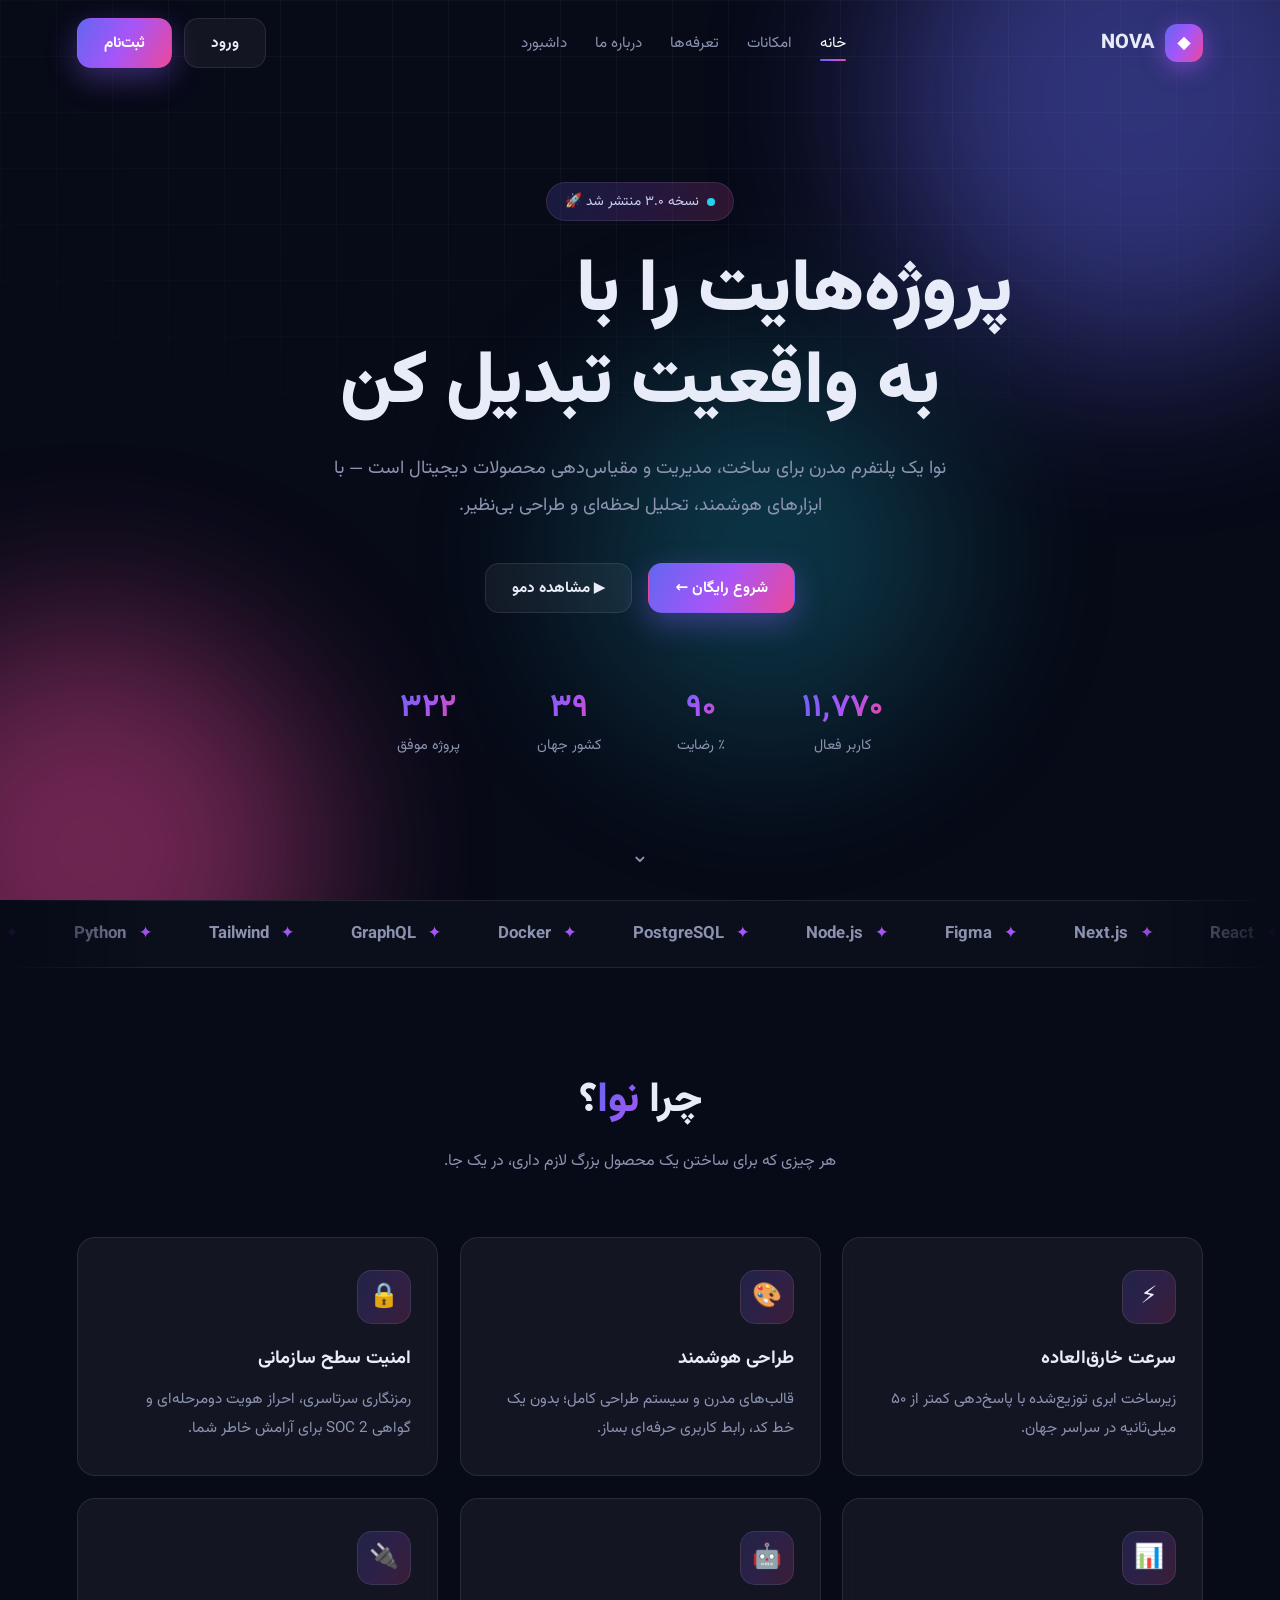
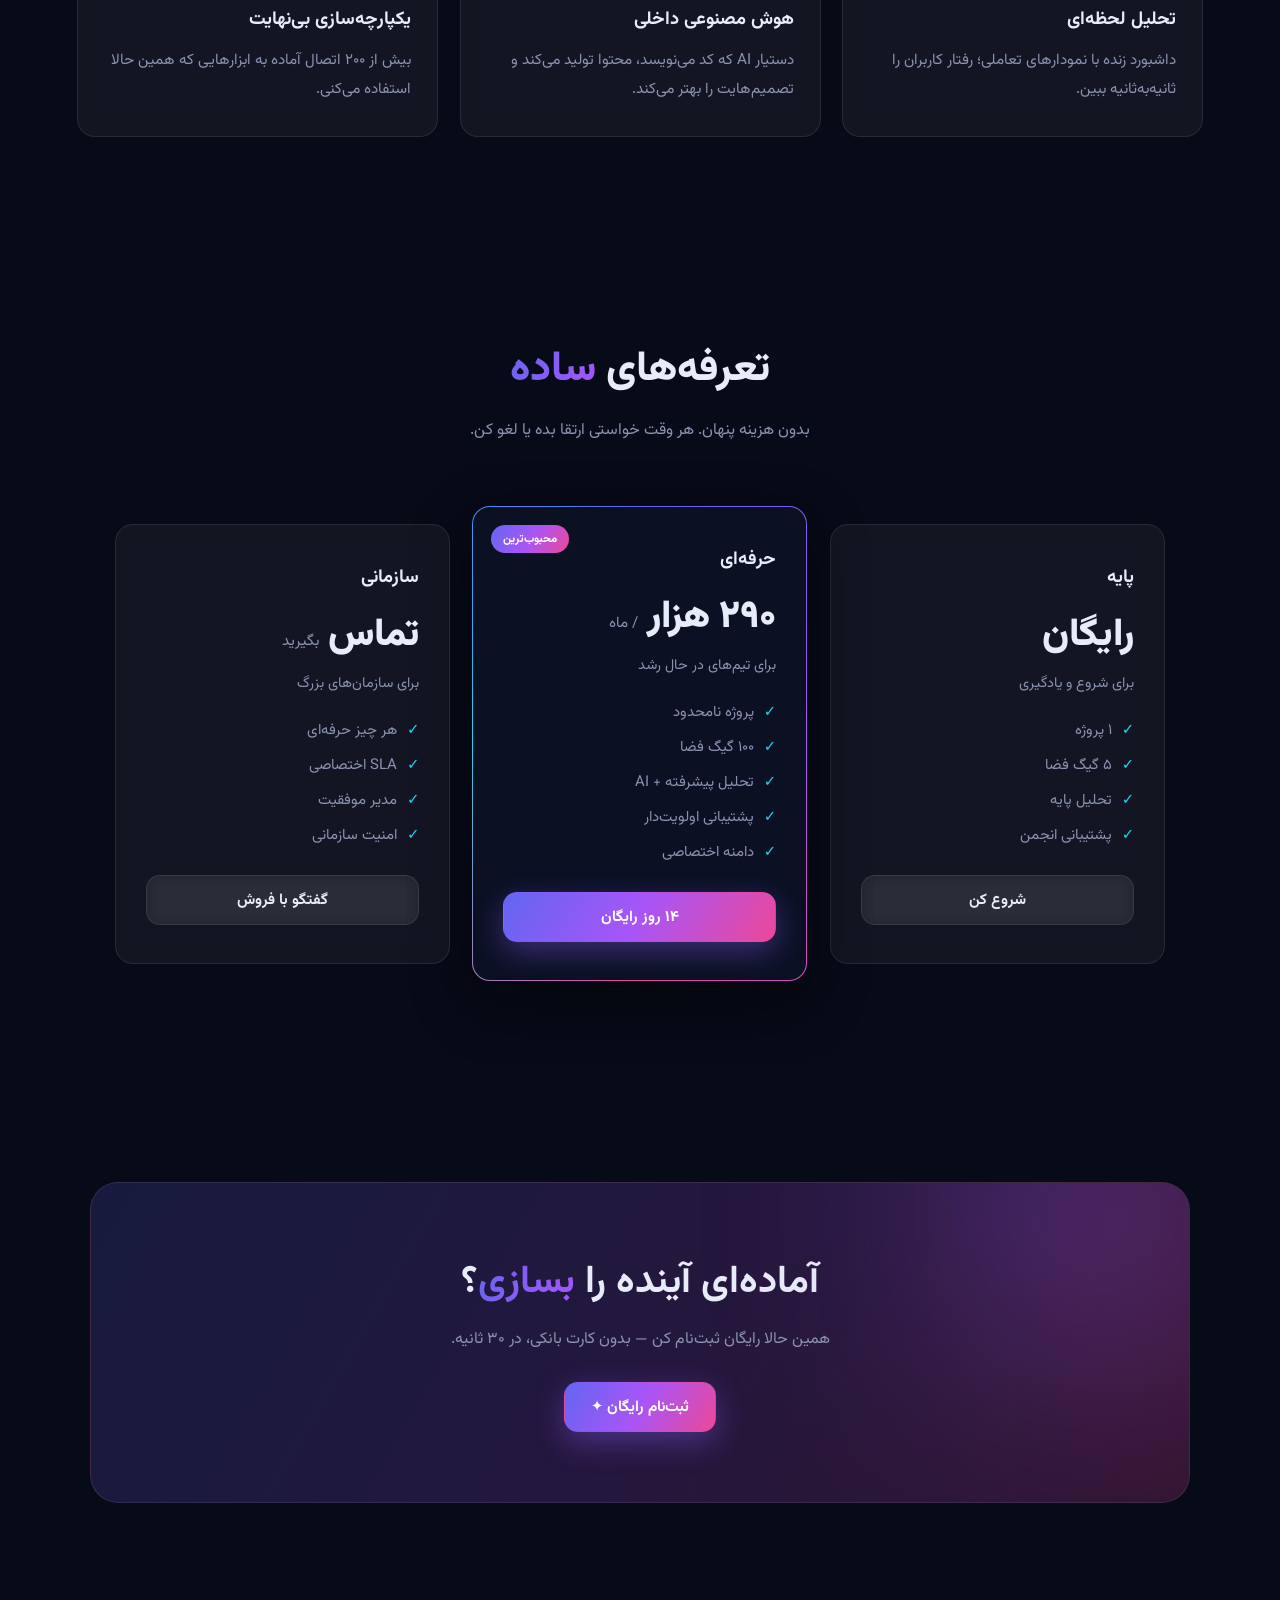
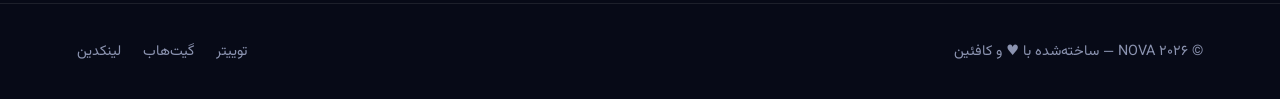
<file: index.html>
<!DOCTYPE html>
<html lang="fa" dir="rtl">
<head>
<meta charset="UTF-8">
<meta name="viewport" content="width=device-width, initial-scale=1.0">
<title>NOVA — طراحی آینده را بساز</title>
<link rel="preconnect" href="https://fonts.googleapis.com">
<link href="https://fonts.googleapis.com/css2?family=Vazirmatn:wght@400;600;700;800;900&display=swap" rel="stylesheet">
<link rel="stylesheet" href="css/style.css">
</head>
<body>

<div class="aurora"><span></span><span></span><span></span></div>
<div class="grid-overlay"></div>

<header class="nav">
  <a class="logo" href="index.html"><span class="mark">◆</span> NOVA</a>
  <nav class="nav-links">
    <a href="#home" class="active">خانه</a>
    <a href="#features">امکانات</a>
    <a href="#pricing">تعرفه‌ها</a>
    <a href="about.html">درباره ما</a>
    <a href="dashboard.html">داشبورد</a>
  </nav>
  <div class="nav-cta">
    <a href="login.html" class="btn btn-ghost">ورود</a>
    <a href="register.html" class="btn btn-grad">ثبت‌نام</a>
    <button class="burger" aria-label="منو">☰</button>
  </div>
</header>

<section class="hero" id="home">
  <div class="badge"><span class="dot"></span> نسخه ۳.۰ منتشر شد 🚀</div>
  <h1>پروژه‌هایت را با <span class="grad-text">سرعت نور</span><br>به واقعیت تبدیل کن</h1>
  <p>نوا یک پلتفرم مدرن برای ساخت، مدیریت و مقیاس‌دهی محصولات دیجیتال است — با ابزارهای هوشمند، تحلیل لحظه‌ای و طراحی بی‌نظیر.</p>
  <div class="hero-actions">
    <a href="register.html" class="btn btn-grad">شروع رایگان ←</a>
    <a href="#features" class="btn btn-ghost">▶ مشاهده دمو</a>
  </div>
  <div class="hero-stats">
    <div class="stat"><b data-count="12500">۰</b><span>کاربر فعال</span></div>
    <div class="stat"><b data-count="98">۰</b><span>٪ رضایت</span></div>
    <div class="stat"><b data-count="42">۰</b><span>کشور جهان</span></div>
    <div class="stat"><b data-count="350">۰</b><span>پروژه موفق</span></div>
  </div>
  <div class="scroll-hint">⌄</div>
</section>

<section class="marquee" aria-hidden="true">
  <div class="track">
    <b>React</b><b>Next.js</b><b>Figma</b><b>Node.js</b><b>PostgreSQL</b><b>Docker</b><b>GraphQL</b><b>Tailwind</b><b>Python</b><b>AWS</b>
    <b>React</b><b>Next.js</b><b>Figma</b><b>Node.js</b><b>PostgreSQL</b><b>Docker</b><b>GraphQL</b><b>Tailwind</b><b>Python</b><b>AWS</b>
  </div>
</section>

<section class="section" id="features">
  <div class="section-head reveal">
    <h2>چرا <span class="grad-text">نوا</span>؟</h2>
    <p>هر چیزی که برای ساختن یک محصول بزرگ لازم داری، در یک جا.</p>
  </div>
  <div class="features">
    <div class="card reveal"><div class="icon">⚡</div><h3>سرعت خارق‌العاده</h3><p>زیرساخت ابری توزیع‌شده با پاسخ‌دهی کمتر از ۵۰ میلی‌ثانیه در سراسر جهان.</p></div>
    <div class="card reveal"><div class="icon">🎨</div><h3>طراحی هوشمند</h3><p>قالب‌های مدرن و سیستم طراحی کامل؛ بدون یک خط کد، رابط کاربری حرفه‌ای بساز.</p></div>
    <div class="card reveal"><div class="icon">🔒</div><h3>امنیت سطح سازمانی</h3><p>رمزنگاری سرتاسری، احراز هویت دومرحله‌ای و گواهی SOC 2 برای آرامش خاطر شما.</p></div>
    <div class="card reveal"><div class="icon">📊</div><h3>تحلیل لحظه‌ای</h3><p>داشبورد زنده با نمودارهای تعاملی؛ رفتار کاربران را ثانیه‌به‌ثانیه ببین.</p></div>
    <div class="card reveal"><div class="icon">🤖</div><h3>هوش مصنوعی داخلی</h3><p>دستیار AI که کد می‌نویسد، محتوا تولید می‌کند و تصمیم‌هایت را بهتر می‌کند.</p></div>
    <div class="card reveal"><div class="icon">🔌</div><h3>یکپارچه‌سازی بی‌نهایت</h3><p>بیش از ۲۰۰ اتصال آماده به ابزارهایی که همین حالا استفاده می‌کنی.</p></div>
  </div>
</section>

<section class="section" id="pricing">
  <div class="section-head reveal">
    <h2>تعرفه‌های <span class="grad-text">ساده</span></h2>
    <p>بدون هزینه پنهان. هر وقت خواستی ارتقا بده یا لغو کن.</p>
  </div>
  <div class="plans">
    <div class="plan card reveal">
      <h3>پایه</h3>
      <div class="price">رایگان</div>
      <p style="color:var(--muted);font-size:.9rem">برای شروع و یادگیری</p>
      <ul><li>۱ پروژه</li><li>۵ گیگ فضا</li><li>تحلیل پایه</li><li>پشتیبانی انجمن</li></ul>
      <a href="register.html" class="btn btn-ghost btn-block">شروع کن</a>
    </div>
    <div class="plan card popular reveal">
      <span class="tag">محبوب‌ترین</span>
      <h3>حرفه‌ای</h3>
      <div class="price">۲۹۰ هزار <small>/ ماه</small></div>
      <p style="color:var(--muted);font-size:.9rem">برای تیم‌های در حال رشد</p>
      <ul><li>پروژه نامحدود</li><li>۱۰۰ گیگ فضا</li><li>تحلیل پیشرفته + AI</li><li>پشتیبانی اولویت‌دار</li><li>دامنه اختصاصی</li></ul>
      <a href="register.html" class="btn btn-grad btn-block">۱۴ روز رایگان</a>
    </div>
    <div class="plan card reveal">
      <h3>سازمانی</h3>
      <div class="price">تماس <small>بگیرید</small></div>
      <p style="color:var(--muted);font-size:.9rem">برای سازمان‌های بزرگ</p>
      <ul><li>هر چیز حرفه‌ای</li><li>SLA اختصاصی</li><li>مدیر موفقیت</li><li>امنیت سازمانی</li></ul>
      <a href="register.html" class="btn btn-ghost btn-block">گفتگو با فروش</a>
    </div>
  </div>
</section>

<section class="section">
  <div class="cta-band reveal">
    <h2>آماده‌ای آینده را <span class="grad-text">بسازی</span>؟</h2>
    <p>همین حالا رایگان ثبت‌نام کن — بدون کارت بانکی، در ۳۰ ثانیه.</p>
    <a href="register.html" class="btn btn-grad">ثبت‌نام رایگان ✦</a>
  </div>
</section>

<footer>
  <div>© ۲۰۲۶ NOVA — ساخته‌شده با ♥ و کافئین</div>
  <div style="display:flex;gap:22px"><a href="#">توییتر</a><a href="#">گیت‌هاب</a><a href="#">لینکدین</a></div>
</footer>

<script src="js/app.js"></script>
<script>
// Persian digits + count-up animation for hero stats
const fa = n => n.toLocaleString('fa-IR');
document.querySelectorAll('[data-count]').forEach(el => {
  const target = +el.dataset.count;
  const obs = new IntersectionObserver(es => {
    if (!es[0].isIntersecting) return;
    obs.disconnect();
    const t0 = performance.now(), dur = 1800;
    (function tick(t) {
      const p = Math.min((t - t0) / dur, 1);
      el.textContent = fa(Math.round(target * (1 - Math.pow(1 - p, 3))));
      if (p < 1) requestAnimationFrame(tick);
    })(t0);
  }, { threshold: .4 });
  obs.observe(el);
});
</script>
</body>
</html>
</file>
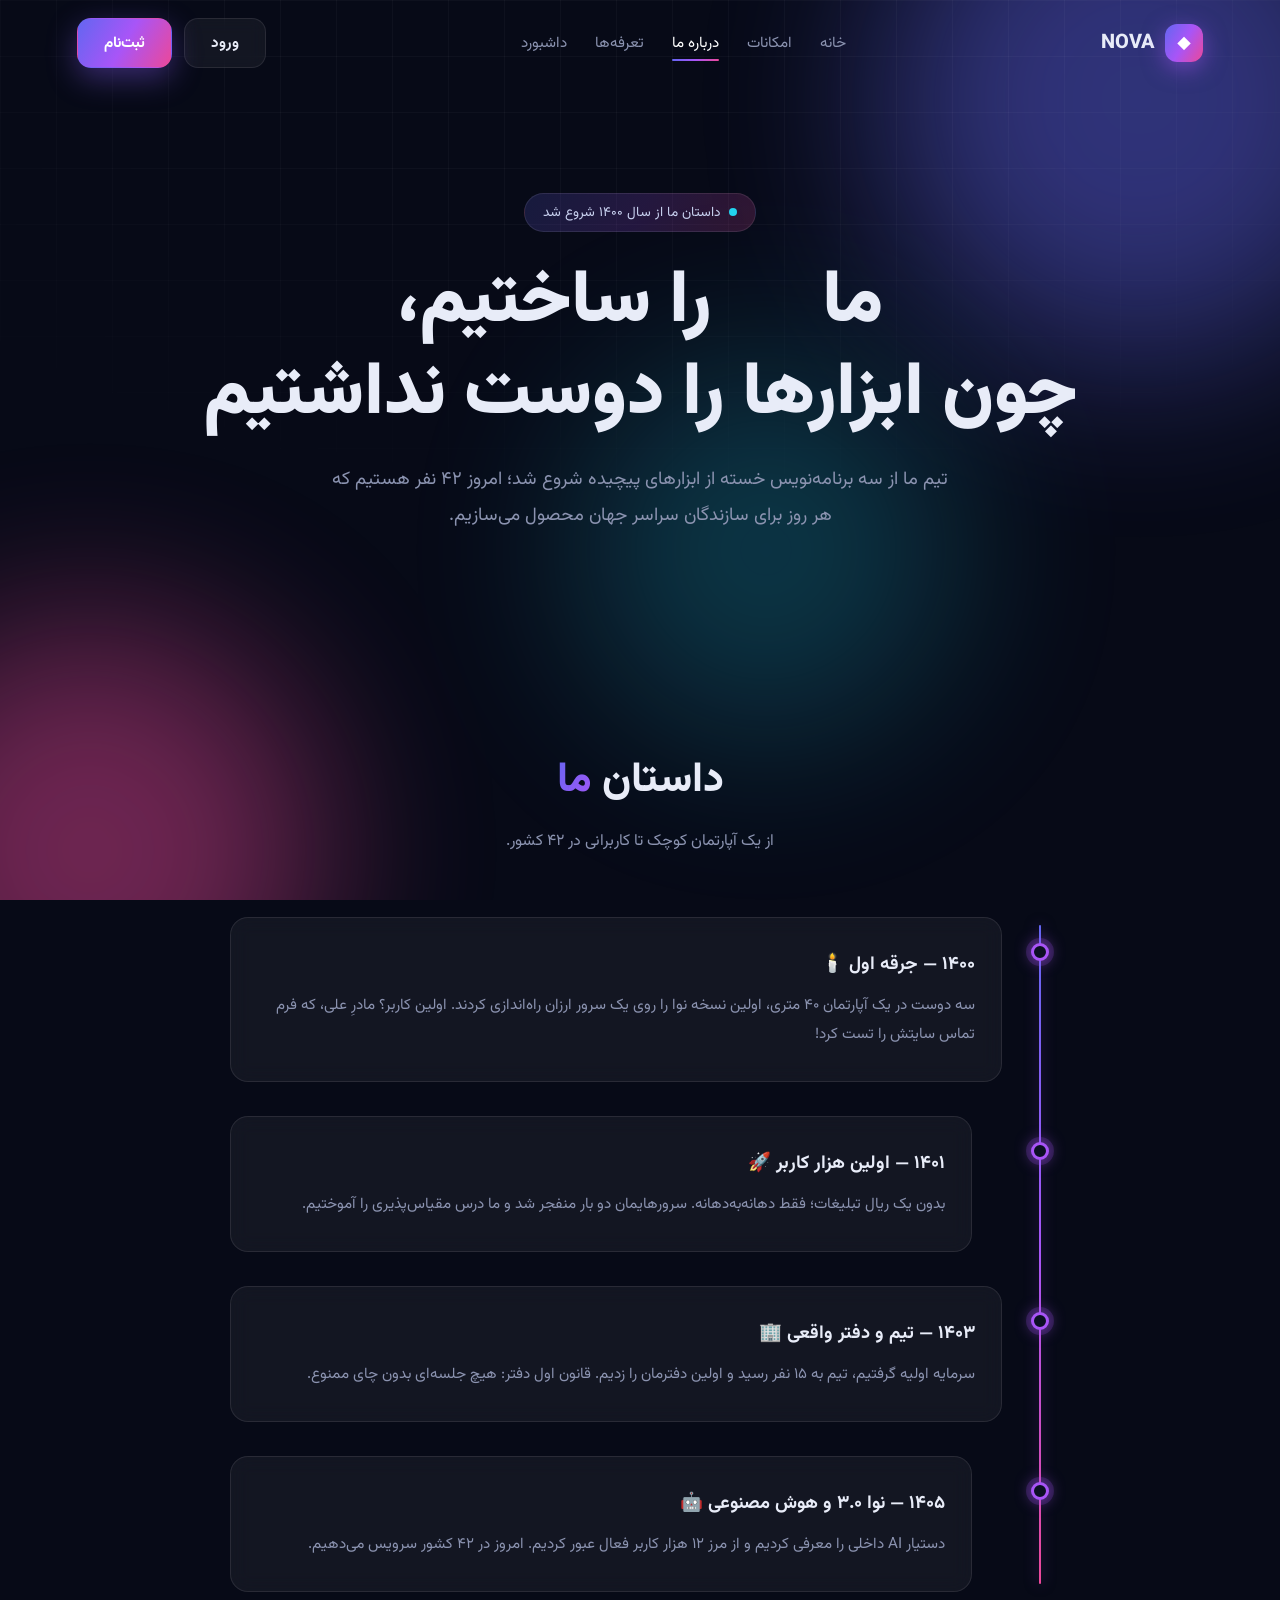
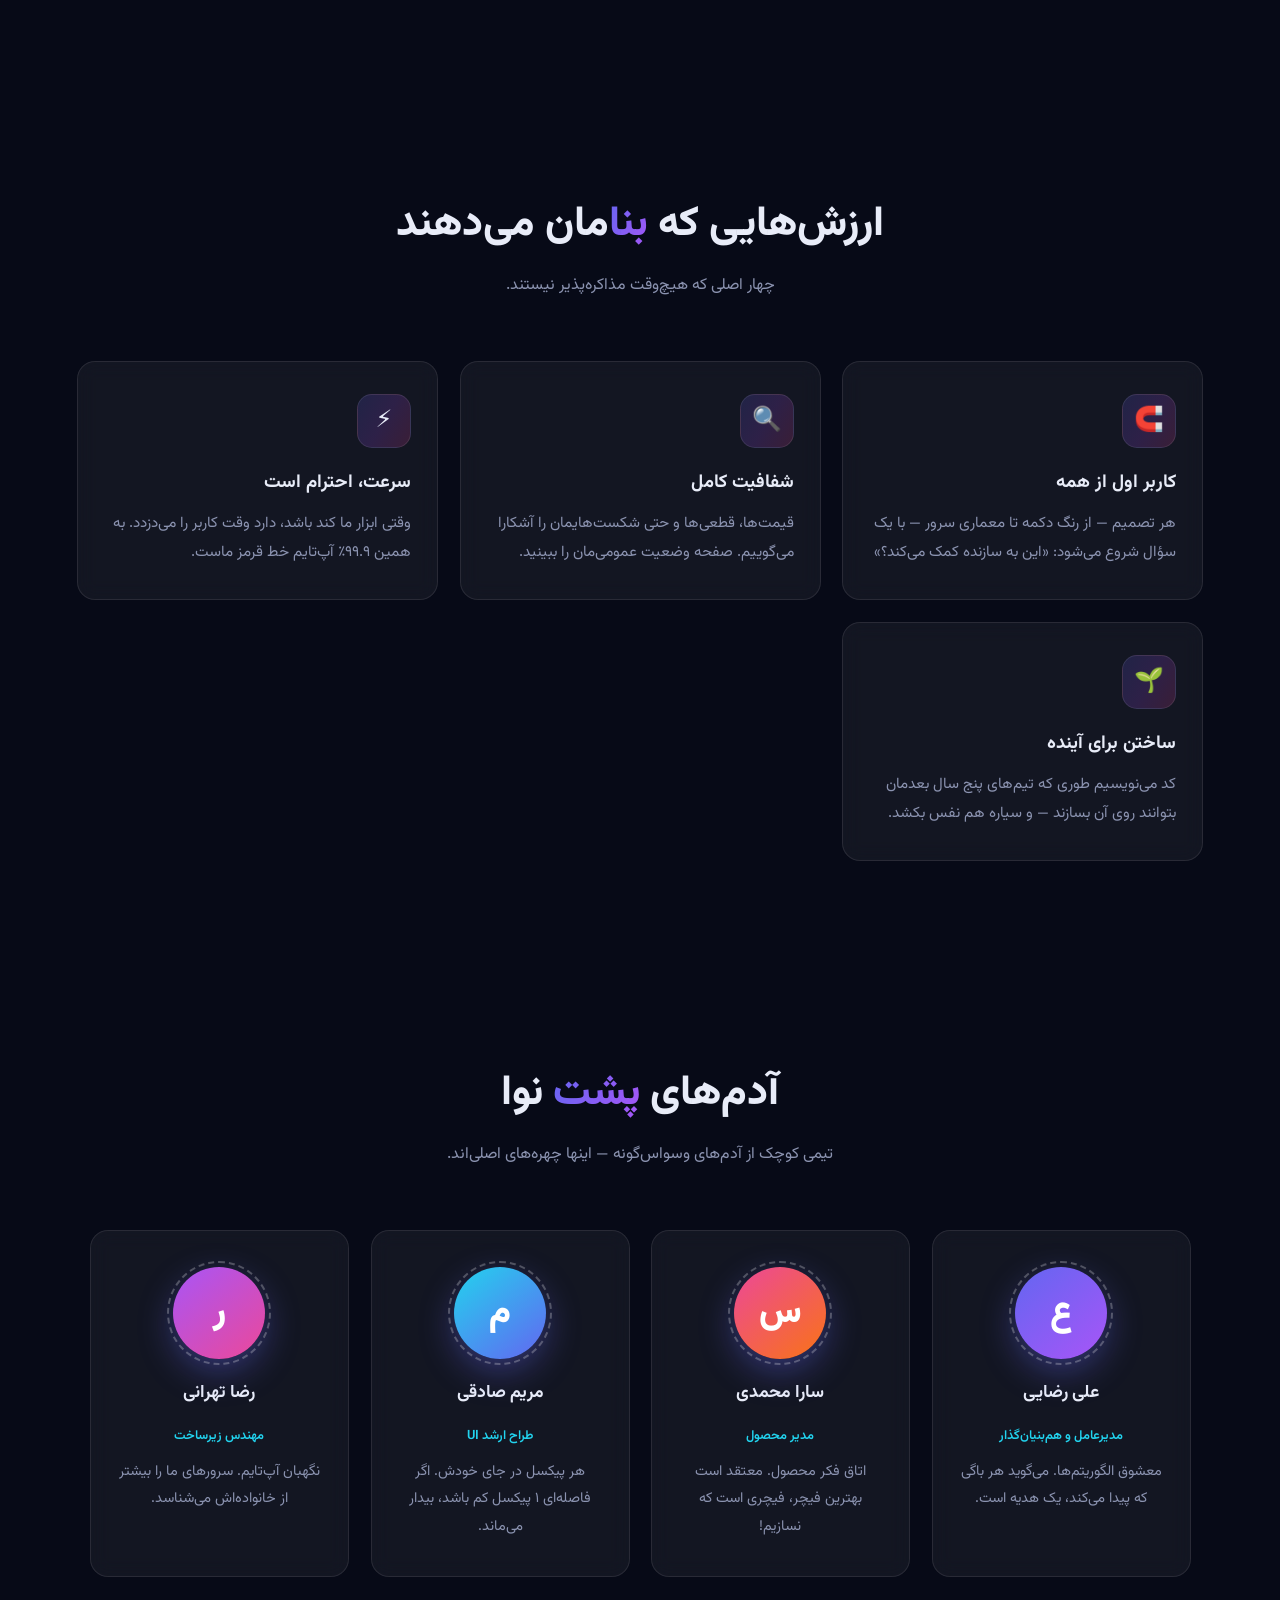
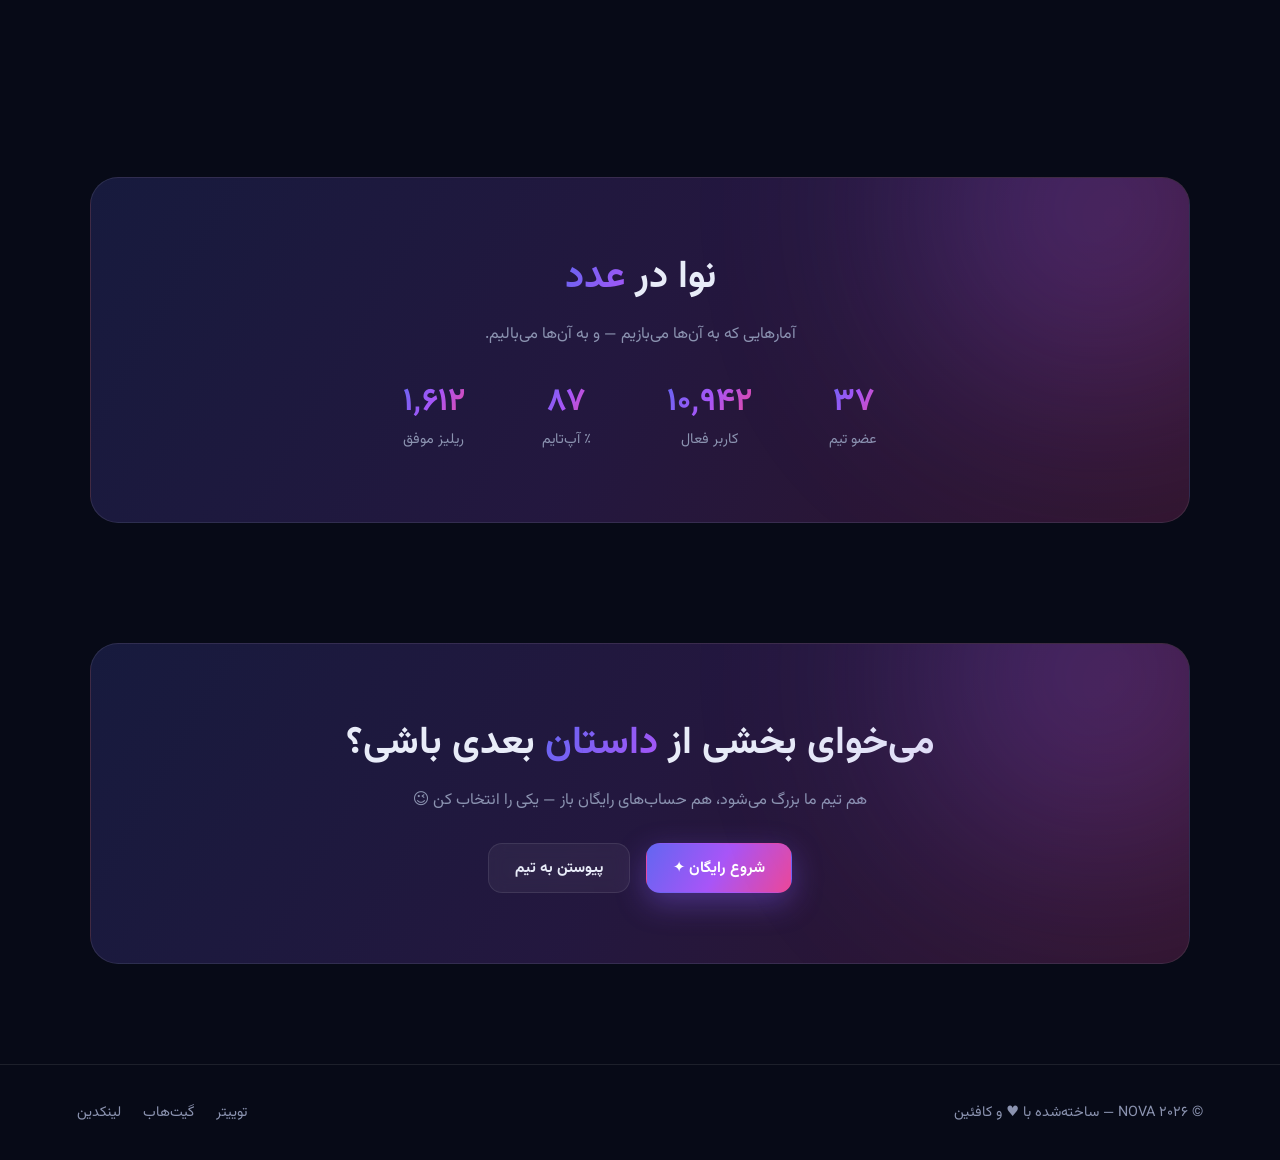
<file: about.html>
<!DOCTYPE html>
<html lang="fa" dir="rtl">
<head>
<meta charset="UTF-8">
<meta name="viewport" content="width=device-width, initial-scale=1.0">
<title>درباره ما — NOVA</title>
<link href="https://fonts.googleapis.com/css2?family=Vazirmatn:wght@400;600;700;800;900&display=swap" rel="stylesheet">
<link rel="stylesheet" href="css/style.css">
</head>
<body>

<div class="aurora"><span></span><span></span><span></span></div>
<div class="grid-overlay"></div>

<header class="nav">
  <a class="logo" href="index.html"><span class="mark">◆</span> NOVA</a>
  <nav class="nav-links">
    <a href="index.html">خانه</a>
    <a href="index.html#features">امکانات</a>
    <a href="about.html" class="active">درباره ما</a>
    <a href="index.html#pricing">تعرفه‌ها</a>
    <a href="dashboard.html">داشبورد</a>
  </nav>
  <div class="nav-cta">
    <a href="login.html" class="btn btn-ghost">ورود</a>
    <a href="register.html" class="btn btn-grad">ثبت‌نام</a>
    <button class="burger" aria-label="منو">☰</button>
  </div>
</header>

<!-- ===== About hero ===== -->
<section class="hero" style="min-height:72vh;padding-bottom:40px">
  <div class="badge"><span class="dot"></span> داستان ما از سال ۱۴۰۰ شروع شد</div>
  <h1>ما <span class="grad-text">نوا</span> را ساختیم،<br>چون ابزارها را دوست نداشتیم</h1>
  <p>تیم ما از سه برنامه‌نویس خسته از ابزارهای پیچیده شروع شد؛ امروز ۴۲ نفر هستیم که هر روز برای سازندگان سراسر جهان محصول می‌سازیم.</p>
</section>

<!-- ===== Story / mission ===== -->
<section class="section" id="story">
  <div class="section-head reveal">
    <h2>داستان <span class="grad-text">ما</span></h2>
    <p>از یک آپارتمان کوچک تا کاربرانی در ۴۲ کشور.</p>
  </div>
  <div class="timeline">
    <div class="tl-item reveal">
      <span class="tl-dot"></span>
      <div class="card"><h3>۱۴۰۰ — جرقه اول 🕯️</h3><p>سه دوست در یک آپارتمان ۴۰ متری، اولین نسخه نوا را روی یک سرور ارزان راه‌اندازی کردند. اولین کاربر؟ مادرِ علی، که فرم تماس سایتش را تست کرد!</p></div>
    </div>
    <div class="tl-item reveal">
      <span class="tl-dot"></span>
      <div class="card"><h3>۱۴۰۱ — اولین هزار کاربر 🚀</h3><p>بدون یک ریال تبلیغات؛ فقط دهانه‌به‌دهانه. سرورهایمان دو بار منفجر شد و ما درس مقیاس‌پذیری را آموختیم.</p></div>
    </div>
    <div class="tl-item reveal">
      <span class="tl-dot"></span>
      <div class="card"><h3>۱۴۰۳ — تیم و دفتر واقعی 🏢</h3><p>سرمایه اولیه گرفتیم، تیم به ۱۵ نفر رسید و اولین دفترمان را زدیم. قانون اول دفتر: هیچ جلسه‌ای بدون چای ممنوع.</p></div>
    </div>
    <div class="tl-item reveal">
      <span class="tl-dot"></span>
      <div class="card"><h3>۱۴۰۵ — نوا ۳.۰ و هوش مصنوعی 🤖</h3><p>دستیار AI داخلی را معرفی کردیم و از مرز ۱۲ هزار کاربر فعال عبور کردیم. امروز در ۴۲ کشور سرویس می‌دهیم.</p></div>
    </div>
  </div>
</section>

<!-- ===== Values ===== -->
<section class="section" id="values">
  <div class="section-head reveal">
    <h2>ارزش‌هایی که <span class="grad-text">بنا</span>مان می‌دهند</h2>
    <p>چهار اصلی که هیچ‌وقت مذاکره‌پذیر نیستند.</p>
  </div>
  <div class="features">
    <div class="card reveal"><div class="icon">🧲</div><h3>کاربر اول از همه</h3><p>هر تصمیم — از رنگ دکمه تا معماری سرور — با یک سؤال شروع می‌شود: «این به سازنده کمک می‌کند؟»</p></div>
    <div class="card reveal"><div class="icon">🔍</div><h3>شفافیت کامل</h3><p>قیمت‌ها، قطعی‌ها و حتی شکست‌هایمان را آشکارا می‌گوییم. صفحه وضعیت عمومی‌مان را ببینید.</p></div>
    <div class="card reveal"><div class="icon">⚡</div><h3>سرعت، احترام است</h3><p>وقتی ابزار ما کند باشد، دارد وقت کاربر را می‌دزدد. به همین ۹۹.۹٪ آپ‌تایم خط قرمز ماست.</p></div>
    <div class="card reveal"><div class="icon">🌱</div><h3>ساختن برای آینده</h3><p>کد می‌نویسیم طوری که تیم‌های پنج سال بعدمان بتوانند روی آن بسازند — و سیاره هم نفس بکشد.</p></div>
  </div>
</section>

<!-- ===== Team ===== -->
<section class="section" id="team">
  <div class="section-head reveal">
    <h2>آدم‌های <span class="grad-text">پشت</span> نوا</h2>
    <p>تیمی کوچک از آدم‌های وسواس‌گونه — اینها چهره‌های اصلی‌اند.</p>
  </div>
  <div class="team-grid">
    <div class="member card reveal">
      <div class="m-avatar" style="--c1:#6366f1;--c2:#a855f7">ع</div>
      <h3>علی رضایی</h3><span class="role">مدیرعامل و هم‌بنیان‌گذار</span>
      <p>معشوق الگوریتم‌ها. می‌گوید هر باگی که پیدا می‌کند، یک هدیه است.</p>
    </div>
    <div class="member card reveal">
      <div class="m-avatar" style="--c1:#ec4899;--c2:#f97316">س</div>
      <h3>سارا محمدی</h3><span class="role">مدیر محصول</span>
      <p>اتاق فکر محصول. معتقد است بهترین فیچر، فیچری است که نسازیم!</p>
    </div>
    <div class="member card reveal">
      <div class="m-avatar" style="--c1:#22d3ee;--c2:#6366f1">م</div>
      <h3>مریم صادقی</h3><span class="role">طراح ارشد UI</span>
      <p>هر پیکسل در جای خودش. اگر فاصله‌ای ۱ پیکسل کم باشد، بیدار می‌ماند.</p>
    </div>
    <div class="member card reveal">
      <div class="m-avatar" style="--c1:#a855f7;--c2:#ec4899">ر</div>
      <h3>رضا تهرانی</h3><span class="role">مهندس زیرساخت</span>
      <p>نگهبان آپ‌تایم. سرورهای ما را بیشتر از خانواده‌اش می‌شناسد.</p>
    </div>
  </div>
</section>

<!-- ===== Numbers band ===== -->
<section class="section">
  <div class="cta-band reveal">
    <h2>نوا در <span class="grad-text">عدد</span></h2>
    <p>آمارهایی که به آن‌ها می‌بازیم — و به آن‌ها می‌بالیم.</p>
    <div class="hero-stats" style="margin-top:10px">
      <div class="stat"><b data-count="42">۰</b><span>عضو تیم</span></div>
      <div class="stat"><b data-count="12500">۰</b><span>کاربر فعال</span></div>
      <div class="stat"><b data-count="99">۰</b><span>٪ آپ‌تایم</span></div>
      <div class="stat"><b data-count="1842">۰</b><span>ریلیز موفق</span></div>
    </div>
  </div>
</section>

<!-- ===== CTA ===== -->
<section class="section" style="padding-top:20px">
  <div class="cta-band reveal" style="text-align:center">
    <h2>می‌خوای بخشی از <span class="grad-text">داستان</span> بعدی باشی؟</h2>
    <p>هم تیم ما بزرگ می‌شود، هم حساب‌های رایگان باز — یکی را انتخاب کن 😉</p>
    <div class="hero-actions" style="animation:none;margin-top:0;justify-content:center">
      <a href="register.html" class="btn btn-grad">شروع رایگان ✦</a>
      <a href="#" onclick="toast('فرم استخدام (دمو) برایت باز شد','info');return false" class="btn btn-ghost">پیوستن به تیم</a>
    </div>
  </div>
</section>

<footer>
  <div>© ۲۰۲۶ NOVA — ساخته‌شده با ♥ و کافئین</div>
  <div style="display:flex;gap:22px"><a href="#">توییتر</a><a href="#">گیت‌هاب</a><a href="#">لینکدین</a></div>
</footer>

<script src="js/app.js"></script>
<script>
// Persian count-up for the numbers band
const fa = n => n.toLocaleString('fa-IR');
document.querySelectorAll('[data-count]').forEach(el => {
  const target = +el.dataset.count;
  const obs = new IntersectionObserver(es => {
    if (!es[0].isIntersecting) return;
    obs.disconnect();
    const t0 = performance.now(), dur = 1800;
    (function tick(t) {
      const p = Math.min((t - t0) / dur, 1);
      el.textContent = fa(Math.round(target * (1 - Math.pow(1 - p, 3))));
      if (p < 1) requestAnimationFrame(tick);
    })(t0);
  }, { threshold: .4 });
  obs.observe(el);
});
</script>
</body>
</html>
</file>
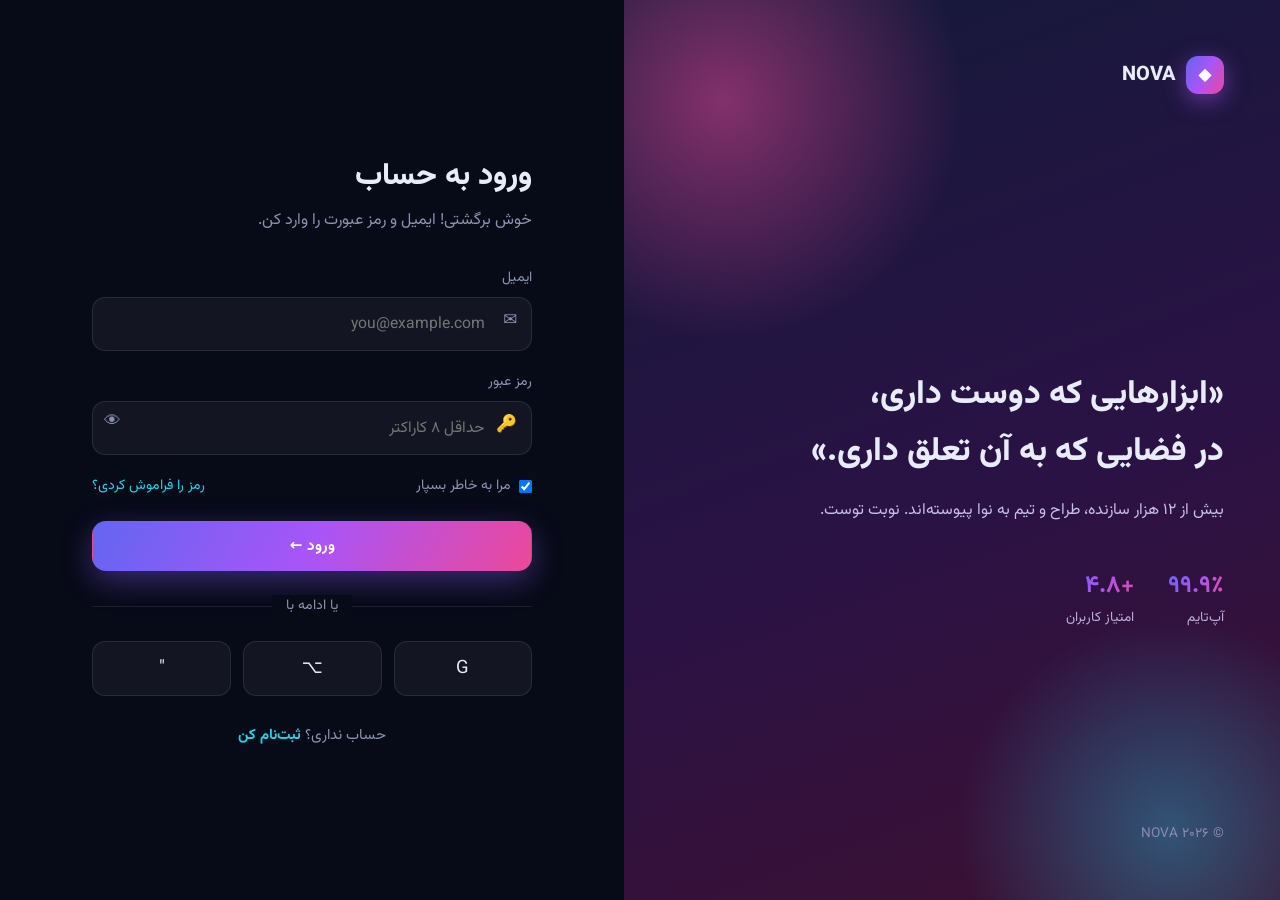
<file: dashboard.html>
<!DOCTYPE html>
<html lang="fa" dir="rtl">
<head>
<meta charset="UTF-8">
<meta name="viewport" content="width=device-width, initial-scale=1.0">
<title>داشبورد — NOVA</title>
<link href="https://fonts.googleapis.com/css2?family=Vazirmatn:wght@400;600;700;800;900&display=swap" rel="stylesheet">
<link rel="stylesheet" href="css/style.css">
</head>
<body>

<div class="aurora"><span></span><span></span><span></span></div>

<div class="dash">
  <aside class="side" id="sidebar">
    <a class="logo" href="index.html"><span class="mark">◆</span> NOVA</a>
    <nav>
      <a href="#" class="active">▦ داشبورد</a>
      <a href="#" onclick="toast('بخش پروژه‌ها (دمو)','info');return false">🗂 پروژه‌ها</a>
      <a href="#" onclick="toast('بخش تحلیل‌ها (دمو)','info');return false">📈 تحلیل‌ها</a>
      <a href="#" onclick="toast('بخش پیام‌ها (دمو)','info');return false">✉ پیام‌ها</a>
      <a href="#" onclick="toast('بخش تنظیمات (دمو)','info');return false">⚙ تنظیمات</a>
    </nav>
    <div class="spacer"></div>
    <a href="#" id="logout" style="display:flex;gap:12px;align-items:center;padding:12px 14px;border-radius:12px;color:#fb7185">⏻ خروج از حساب</a>
  </aside>

  <main class="main">
    <div class="topbar">
      <div style="display:flex;align-items:center;gap:14px">
        <button class="burger" id="sideToggle" aria-label="منو">☰</button>
        <div>
          <h2 style="font-size:1.3rem">سلام، <span class="grad-text" id="userName">کاربر</span> 👋</h2>
          <p style="color:var(--muted);font-size:.88rem">امروز اوضاع عالی پیش می‌رود.</p>
        </div>
      </div>
      <div style="display:flex;gap:14px;align-items:center;flex-wrap:wrap">
        <div class="search">🔍 <input placeholder="جستجو در پروژه‌ها…"></div>
        <div class="user-chip"><span class="avatar" id="userAvatar">N</span><span id="userEmail" style="font-size:.85rem;color:var(--muted)"></span></div>
        <button class="btn btn-ghost" data-logout style="padding:10px 18px">خروج ⏻</button>
      </div>
    </div>

    <div class="kpis">
      <div class="kpi card reveal"><div class="k-top"><div class="k-icon" style="background:rgba(99,102,241,.16);color:#818cf8">👥</div><span class="k-delta up">+۱۲٪</span></div><div class="k-val" data-to="8420">۰</div><div class="k-label">کل بازدیدها</div></div>
      <div class="kpi card reveal"><div class="k-top"><div class="k-icon" style="background:rgba(34,211,238,.14);color:#22d3ee">🚀</div><span class="k-delta up">+۸٪</span></div><div class="k-val" data-to="142">۰</div><div class="k-label">پروژه‌های فعال</div></div>
      <div class="kpi card reveal"><div class="k-top"><div class="k-icon" style="background:rgba(236,72,153,.14);color:#f472b6">💰</div><span class="k-delta up">+۲۳٪</span></div><div class="k-val" data-to="36500">۰</div><div class="k-label">درآمد (تومان)</div></div>
      <div class="kpi card reveal"><div class="k-top"><div class="k-icon" style="background:rgba(168,85,247,.14);color:#c084fc">📉</div><span class="k-delta down">-۲٪</span></div><div class="k-val" data-to="97">۰</div><div class="k-label">نرخ در دسترسی (٪)</div></div>
    </div>

    <div class="panels">
      <div class="panel card reveal">
        <h3>عملکرد ۷ روز اخیر</h3>
        <div class="chart" id="chart"></div>
      </div>
      <div class="panel card reveal">
        <h3>منابع ترافیک</h3>
        <div class="donut-wrap">
          <div class="donut"><b>۴۵٪</b></div>
          <div class="legend">
            <div><i style="background:var(--primary)"></i> جستجوی ارگانیک — ۴۵٪</div>
            <div><i style="background:var(--secondary)"></i> شبکه‌های اجتماعی — ۲۷٪</div>
            <div><i style="background:var(--accent)"></i> ارجاع — ۱۶٪</div>
            <div><i style="background:rgba(255,255,255,.15)"></i> مستقیم — ۱۲٪</div>
          </div>
        </div>
      </div>
    </div>

    <div class="table-card card reveal">
      <h3 style="margin-bottom:18px">آخرین تراکنش‌ها</h3>
      <div style="overflow-x:auto">
      <table>
        <thead><tr><th>مشتری</th><th>پروژه</th><th>مبلغ</th><th>وضعیت</th><th>تاریخ</th></tr></thead>
        <tbody id="txBody"></tbody>
      </table>
      </div>
    </div>
  </main>
</div>

<script src="js/app.js"></script>
<script>
// ---- auth guard ----
const session = DB.session();
if (!session) { location.href = 'login.html'; }
else {
  document.getElementById('userName').textContent = session.name.split(' ')[0];
  document.getElementById('userEmail').textContent = session.email;
  document.getElementById('userAvatar').textContent = session.name.trim().charAt(0);
}
document.getElementById('logout').addEventListener('click', (e) => {
  e.preventDefault();
  DB.clearSession();
  toast('با موفقیت خارج شدی 👋', 'info');
  setTimeout(() => (location.href = 'index.html'), 800);
});

// ---- mobile sidebar ----
document.getElementById('sideToggle').addEventListener('click', () =>
  document.getElementById('sidebar').classList.toggle('open'));

// ---- bar chart ----
const days = ['شنبه','یک‌شنبه','دوشنبه','سه‌شنبه','چهارشنبه','پنج‌شنبه','جمعه'];
const vals = [62, 78, 45, 90, 68, 100, 84];
const chart = document.getElementById('chart');
days.forEach((d, i) => {
  const b = document.createElement('div');
  b.className = 'bar';
  b.innerHTML = `<i title="${vals[i]}"></i><span>${d}</span>`;
  chart.appendChild(b);
  setTimeout(() => (b.querySelector('i').style.height = vals[i] + '%'), 250 + i * 110);
});

// ---- KPI count-up ----
const faNum = n => n.toLocaleString('fa-IR');
document.querySelectorAll('.k-val').forEach(el => {
  const to = +el.dataset.to, t0 = performance.now(), dur = 1500;
  (function tick(t) {
    const p = Math.min((t - t0) / dur, 1);
    el.textContent = faNum(Math.round(to * (1 - Math.pow(1 - p, 3))));
    if (p < 1) requestAnimationFrame(tick);
  })(t0);
});

// ---- transactions ----
const txs = [
  ['سارا محمدی','فروشگاه آنلاین','۲٬۴۰۰٬۰۰۰','ok','۱۲ مرداد'],
  ['امیر کریمی','اپلیکیشن مالی','۸٬۹۰۰٬۰۰۰','wait','۱۱ مرداد'],
  ['نگار احمدی','سایت شرکتی','۱٬۲۵۰٬۰۰۰','ok','۱۰ مرداد'],
  ['رضا تهرانی','پنل مدیریت','۵٬۶۰۰٬۰۰۰','no','۹ مرداد'],
  ['مریم صادقی','لندینگ پیج','۹۸۰٬۰۰۰','ok','۸ مرداد'],
];
const labels = { ok: 'تکمیل‌شده', wait: 'در انتظار', no: 'لغوشده' };
document.getElementById('txBody').innerHTML = txs.map(r =>
  `<tr><td>${r[0]}</td><td>${r[1]}</td><td>${r[2]}</td><td><span class="pill ${r[3]}">${labels[r[3]]}</span></td><td style="color:var(--muted)">${r[4]}</td></tr>`
).join('');
</script>
</body>
</html>
</file>
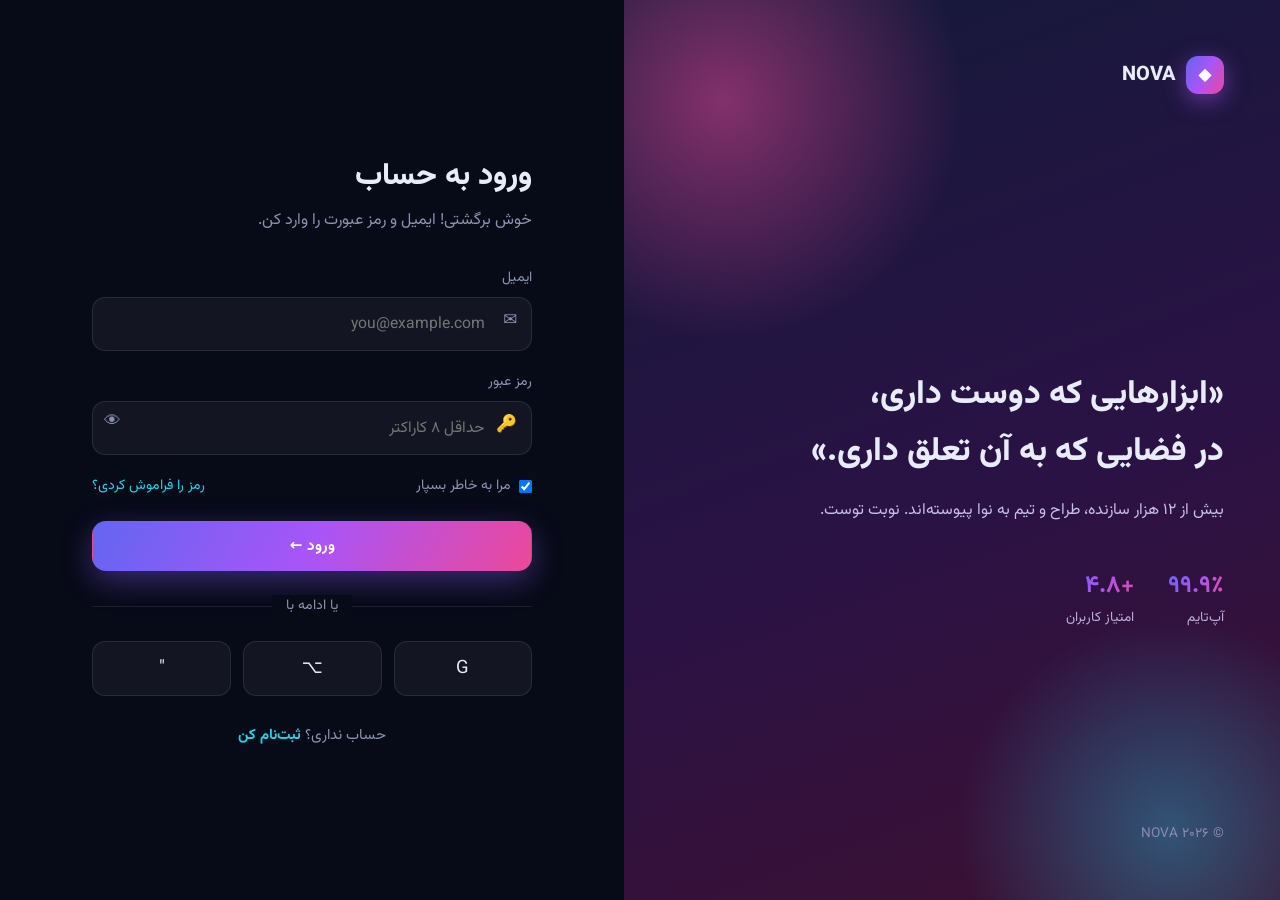
<file: login.html>
<!DOCTYPE html>
<html lang="fa" dir="rtl">
<head>
<meta charset="UTF-8">
<meta name="viewport" content="width=device-width, initial-scale=1.0">
<title>ورود — NOVA</title>
<link href="https://fonts.googleapis.com/css2?family=Vazirmatn:wght@400;600;700;800;900&display=swap" rel="stylesheet">
<link rel="stylesheet" href="css/style.css">
</head>
<body>

<div class="auth-wrap">
  <aside class="auth-side">
    <a class="logo" href="index.html" style="position:relative;z-index:2"><span class="mark">◆</span> NOVA</a>
    <div>
      <div class="quote">«ابزارهایی که دوست داری،<br>در فضایی که به آن تعلق داری.»</div>
      <div class="sub">بیش از ۱۲ هزار سازنده، طراح و تیم به نوا پیوسته‌اند. نوبت توست.</div>
      <div class="mini-stats">
        <div class="stat"><b>۹۹.۹٪</b><span style="color:#b9b1dd;font-size:.85rem">آپ‌تایم</span></div>
        <div class="stat"><b>+۴.۸</b><span style="color:#b9b1dd;font-size:.85rem">امتیاز کاربران</span></div>
      </div>
    </div>
    <div style="position:relative;z-index:2;color:#8f87b8;font-size:.85rem">© ۲۰۲۶ NOVA</div>
  </aside>

  <main class="auth-main">
    <div class="auth-card">
      <h1>ورود به حساب</h1>
      <p class="lead">خوش برگشتی! ایمیل و رمز عبورت را وارد کن.</p>

      <form id="loginForm" novalidate>
        <div class="field">
          <label for="email">ایمیل</label>
          <span class="f-icon">✉</span>
          <input id="email" type="email" placeholder="you@example.com" autocomplete="email">
          <div class="err-msg">ایمیل معتبر وارد کن</div>
        </div>
        <div class="field">
          <label for="password">رمز عبور</label>
          <span class="f-icon">🔑</span>
          <input id="password" type="password" placeholder="حداقل ۸ کاراکتر" autocomplete="current-password">
          <button type="button" class="toggle-pass" aria-label="نمایش رمز">👁</button>
          <div class="err-msg">رمز عبور حداقل ۸ کاراکتر باشد</div>
        </div>
        <div class="auth-row">
          <label><input type="checkbox" checked> مرا به خاطر بسپار</label>
          <a href="#" onclick="toast('لینک بازیابی (دمو) برایت ارسال شد','info');return false">رمز را فراموش کردی؟</a>
        </div>
        <button class="btn btn-grad btn-block" type="submit">
          <span class="spinner"></span><span class="btn-label">ورود ←</span>
        </button>
      </form>

      <div class="auth-alt"><span>یا ادامه با</span></div>
      <div class="socials">
        <button onclick="toast('ورود با Google (دمو)','info')">G</button>
        <button onclick="toast('ورود با GitHub (دمو)','info')">⌥</button>
        <button onclick="toast('ورود با Apple (دمو)','info')">"</button>
      </div>

      <p class="auth-foot">حساب نداری؟ <a href="register.html">ثبت‌نام کن</a></p>
    </div>
  </main>
</div>

<script src="js/app.js"></script>
<script src="js/auth.js"></script>
</body>
</html>
</file>
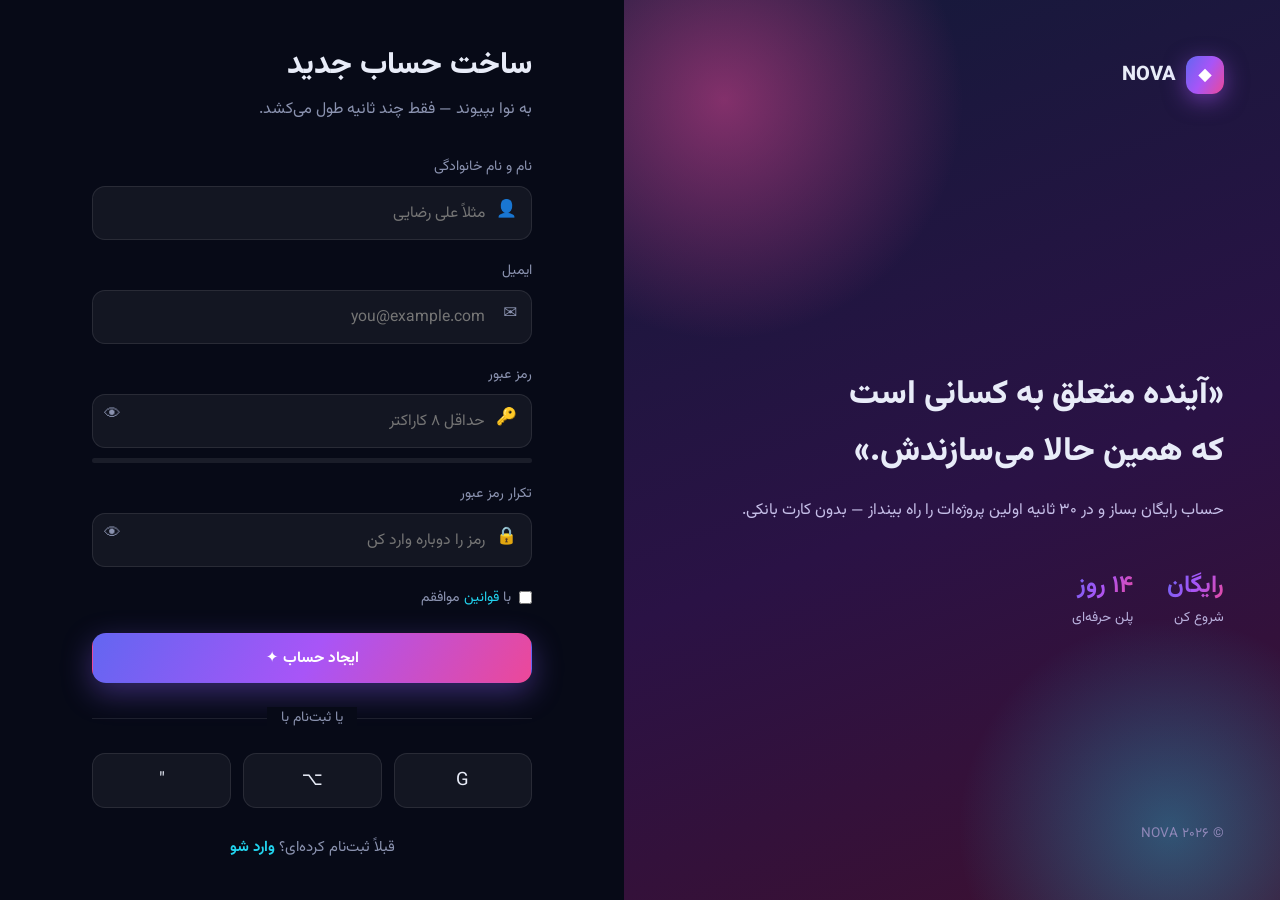
<file: register.html>
<!DOCTYPE html>
<html lang="fa" dir="rtl">
<head>
<meta charset="UTF-8">
<meta name="viewport" content="width=device-width, initial-scale=1.0">
<title>ثبت‌نام — NOVA</title>
<link href="https://fonts.googleapis.com/css2?family=Vazirmatn:wght@400;600;700;800;900&display=swap" rel="stylesheet">
<link rel="stylesheet" href="css/style.css">
</head>
<body>

<div class="auth-wrap">
  <aside class="auth-side">
    <a class="logo" href="index.html" style="position:relative;z-index:2"><span class="mark">◆</span> NOVA</a>
    <div>
      <div class="quote">«آینده متعلق به کسانی است<br>که همین حالا می‌سازندش.»</div>
      <div class="sub">حساب رایگان بساز و در ۳۰ ثانیه اولین پروژه‌ات را راه بینداز — بدون کارت بانکی.</div>
      <div class="mini-stats">
        <div class="stat"><b>رایگان</b><span style="color:#b9b1dd;font-size:.85rem">شروع کن</span></div>
        <div class="stat"><b>۱۴ روز</b><span style="color:#b9b1dd;font-size:.85rem">پلن حرفه‌ای</span></div>
      </div>
    </div>
    <div style="position:relative;z-index:2;color:#8f87b8;font-size:.85rem">© ۲۰۲۶ NOVA</div>
  </aside>

  <main class="auth-main">
    <div class="auth-card">
      <h1>ساخت حساب جدید</h1>
      <p class="lead">به نوا بپیوند — فقط چند ثانیه طول می‌کشد.</p>

      <form id="registerForm" novalidate>
        <div class="field">
          <label for="name">نام و نام خانوادگی</label>
          <span class="f-icon">👤</span>
          <input id="name" type="text" placeholder="مثلاً علی رضایی" autocomplete="name">
          <div class="err-msg">نام حداقل ۳ کاراکتر باشد</div>
        </div>
        <div class="field">
          <label for="email">ایمیل</label>
          <span class="f-icon">✉</span>
          <input id="email" type="email" placeholder="you@example.com" autocomplete="email">
          <div class="err-msg">ایمیل معتبر وارد کن</div>
        </div>
        <div class="field">
          <label for="password">رمز عبور</label>
          <span class="f-icon">🔑</span>
          <input id="password" type="password" placeholder="حداقل ۸ کاراکتر" autocomplete="new-password">
          <button type="button" class="toggle-pass" aria-label="نمایش رمز">👁</button>
          <div class="strength"><i></i></div>
          <div class="err-msg">رمز عبور حداقل ۸ کاراکتر باشد</div>
        </div>
        <div class="field">
          <label for="repassword">تکرار رمز عبور</label>
          <span class="f-icon">🔒</span>
          <input id="repassword" type="password" placeholder="رمز را دوباره وارد کن" autocomplete="new-password">
          <button type="button" class="toggle-pass" aria-label="نمایش رمز">👁</button>
          <div class="err-msg">رمزها یکسان نیستند</div>
        </div>
        <div class="auth-row">
          <label><input type="checkbox" id="terms"> <span>با <a href="#" onclick="return false">قوانین</a> موافقم</span></label>
        </div>
        <button class="btn btn-grad btn-block" type="submit">
          <span class="spinner"></span><span class="btn-label">ایجاد حساب ✦</span>
        </button>
      </form>

      <div class="auth-alt"><span>یا ثبت‌نام با</span></div>
      <div class="socials">
        <button onclick="toast('ثبت‌نام با Google (دمو)','info')">G</button>
        <button onclick="toast('ثبت‌نام با GitHub (دمو)','info')">⌥</button>
        <button onclick="toast('ثبت‌نام با Apple (دمو)','info')">"</button>
      </div>

      <p class="auth-foot">قبلاً ثبت‌نام کرده‌ای؟ <a href="login.html">وارد شو</a></p>
    </div>
  </main>
</div>

<script src="js/app.js"></script>
<script src="js/auth.js"></script>
</body>
</html>
</file>
<file: css/style.css>
/* ============ NOVA UI — Design System ============ */
:root{
  --bg:#070a17;
  --bg-2:#0b1023;
  --card:rgba(255,255,255,.05);
  --border:rgba(255,255,255,.09);
  --text:#e8ecf8;
  --muted:#8b93b0;
  --primary:#6366f1;
  --secondary:#a855f7;
  --accent:#ec4899;
  --cyan:#22d3ee;
  --grad:linear-gradient(120deg,#6366f1 0%,#a855f7 50%,#ec4899 100%);
  --grad-soft:linear-gradient(120deg,rgba(99,102,241,.18),rgba(168,85,247,.18),rgba(236,72,153,.18));
  --radius:18px;
  --shadow:0 20px 60px rgba(0,0,0,.45);
  --font:'Vazirmatn',system-ui,sans-serif;
}
*{margin:0;padding:0;box-sizing:border-box}
html{scroll-behavior:smooth}
body{
  font-family:var(--font);
  background:var(--bg);
  color:var(--text);
  min-height:100vh;
  overflow-x:hidden;
  direction:rtl;
}
::selection{background:var(--secondary);color:#fff}
a{color:inherit;text-decoration:none}
button{font-family:inherit;cursor:pointer}
img{max-width:100%}

/* ---------- Aurora background ---------- */
.aurora{position:fixed;inset:0;z-index:-2;overflow:hidden;pointer-events:none}
.aurora span{
  position:absolute;border-radius:50%;filter:blur(90px);opacity:.45;
  animation:drift 18s ease-in-out infinite alternate;
}
.aurora span:nth-child(1){width:520px;height:520px;background:#6366f1;top:-160px;right:-120px}
.aurora span:nth-child(2){width:460px;height:460px;background:#ec4899;bottom:-180px;left:-140px;animation-delay:-6s}
.aurora span:nth-child(3){width:380px;height:380px;background:#22d3ee;top:40%;left:45%;opacity:.22;animation-delay:-12s}
@keyframes drift{
  0%{transform:translate(0,0) scale(1)}
  50%{transform:translate(-60px,50px) scale(1.15)}
  100%{transform:translate(50px,-40px) scale(.92)}
}
.grid-overlay{
  position:fixed;inset:0;z-index:-1;pointer-events:none;
  background-image:linear-gradient(rgba(255,255,255,.03) 1px,transparent 1px),
                   linear-gradient(90deg,rgba(255,255,255,.03) 1px,transparent 1px);
  background-size:56px 56px;
  mask-image:radial-gradient(ellipse 80% 60% at 50% 0%,#000 40%,transparent 100%);
}

/* ---------- Navbar ---------- */
.nav{
  position:fixed;top:0;right:0;left:0;z-index:50;
  display:flex;align-items:center;justify-content:space-between;
  padding:18px 6vw;transition:.35s;
}
.nav.scrolled{
  background:rgba(7,10,23,.72);backdrop-filter:blur(18px);
  border-bottom:1px solid var(--border);padding:12px 6vw;
}
.logo{display:flex;align-items:center;gap:10px;font-weight:800;font-size:1.25rem}
.logo .mark{
  width:38px;height:38px;border-radius:12px;background:var(--grad);
  display:grid;place-items:center;color:#fff;font-size:1.1rem;
  box-shadow:0 6px 22px rgba(168,85,247,.5);
  animation:pulse-glow 3s ease-in-out infinite;
}
@keyframes pulse-glow{0%,100%{box-shadow:0 6px 22px rgba(168,85,247,.45)}50%{box-shadow:0 6px 34px rgba(236,72,153,.65)}}
.nav-links{display:flex;gap:28px;font-size:.95rem;color:var(--muted)}
.nav-links a{position:relative;transition:.25s}
.nav-links a:hover,.nav-links a.active{color:#fff}
.nav-links a::after{
  content:'';position:absolute;bottom:-6px;right:0;width:0;height:2px;
  background:var(--grad);border-radius:2px;transition:.3s;
}
.nav-links a:hover::after,.nav-links a.active::after{width:100%}
.nav-cta{display:flex;gap:12px;align-items:center}
.burger{display:none;background:none;border:0;color:#fff;font-size:1.5rem}

/* ---------- Buttons ---------- */
.btn{
  position:relative;display:inline-flex;align-items:center;justify-content:center;gap:8px;
  padding:12px 26px;border-radius:14px;font-weight:700;font-size:.95rem;
  border:1px solid transparent;transition:.3s;overflow:hidden;
}
.btn-grad{background:var(--grad);color:#fff;box-shadow:0 10px 30px rgba(129,90,240,.4)}
.btn-grad:hover{transform:translateY(-3px) scale(1.02);box-shadow:0 16px 40px rgba(129,90,240,.55)}
.btn-ghost{background:var(--card);border-color:var(--border);color:var(--text);backdrop-filter:blur(8px)}
.btn-ghost:hover{border-color:var(--secondary);background:rgba(168,85,247,.12);transform:translateY(-3px)}
.btn-block{width:100%}
.btn:active{transform:scale(.97)}
.btn .ripple{
  position:absolute;border-radius:50%;background:rgba(255,255,255,.4);
  transform:scale(0);animation:ripple .6s ease-out forwards;pointer-events:none;
}
@keyframes ripple{to{transform:scale(4);opacity:0}}
.btn[disabled]{opacity:.6;pointer-events:none}
.btn .spinner{
  width:18px;height:18px;border:2.5px solid rgba(255,255,255,.35);
  border-top-color:#fff;border-radius:50%;animation:spin .7s linear infinite;display:none;
}
.btn.loading .spinner{display:inline-block}
.btn.loading .btn-label{opacity:.7}
@keyframes spin{to{transform:rotate(360deg)}}

/* ---------- Hero ---------- */
.hero{
  min-height:100vh;display:flex;flex-direction:column;align-items:center;justify-content:center;
  text-align:center;padding:120px 6vw 80px;position:relative;
}
.badge{
  display:inline-flex;align-items:center;gap:8px;padding:8px 18px;border-radius:99px;
  background:var(--grad-soft);border:1px solid var(--border);font-size:.85rem;color:#c9d2f0;
  animation:fade-up .8s both;
}
.badge .dot{width:8px;height:8px;border-radius:50%;background:var(--cyan);animation:blink 1.6s infinite}
@keyframes blink{0%,100%{opacity:1}50%{opacity:.25}}
.hero h1{
  font-size:clamp(2.4rem,6vw,4.6rem);font-weight:900;line-height:1.25;margin:26px 0 20px;
  max-width:900px;animation:fade-up .8s .12s both;
}
.grad-text{
  background:var(--grad);background-size:200% 200%;
  -webkit-background-clip:text;background-clip:text;color:transparent;
  animation:grad-move 5s ease infinite;
}
@keyframes grad-move{0%,100%{background-position:0% 50%}50%{background-position:100% 50%}}
.hero p{color:var(--muted);font-size:1.15rem;max-width:640px;line-height:2;animation:fade-up .8s .24s both}
.hero-actions{display:flex;gap:16px;margin-top:38px;animation:fade-up .8s .36s both;flex-wrap:wrap;justify-content:center}
.hero-stats{
  display:flex;gap:clamp(28px,6vw,80px);margin-top:70px;animation:fade-up .8s .5s both;flex-wrap:wrap;justify-content:center;
}
.stat b{font-size:2rem;display:block;background:var(--grad);-webkit-background-clip:text;background-clip:text;color:transparent}
.stat span{color:var(--muted);font-size:.9rem}
.scroll-hint{position:absolute;bottom:26px;left:50%;transform:translateX(-50%);color:var(--muted);font-size:1.4rem;animation:bounce 2s infinite}
@keyframes bounce{0%,100%{transform:translate(-50%,0)}50%{transform:translate(-50%,10px)}}

/* ---------- Sections ---------- */
.section{padding:100px 6vw;position:relative}
.section-head{text-align:center;max-width:640px;margin:0 auto 60px}
.section-head h2{font-size:clamp(1.7rem,3.6vw,2.6rem);font-weight:800;margin-bottom:14px}
.section-head p{color:var(--muted);line-height:1.9}

.features{display:grid;grid-template-columns:repeat(auto-fit,minmax(280px,1fr));gap:22px;max-width:1200px;margin:0 auto}
.card{
  background:var(--card);border:1px solid var(--border);border-radius:var(--radius);
  padding:32px 26px;position:relative;overflow:hidden;transition:.35s;backdrop-filter:blur(10px);
}
.card::before{
  content:'';position:absolute;inset:0;
  background:radial-gradient(420px circle at var(--mx,50%) var(--my,50%),rgba(168,85,247,.14),transparent 45%);
  opacity:0;transition:.3s;
}
.card:hover::before{opacity:1}
.card:hover{transform:translateY(-8px);border-color:rgba(168,85,247,.45);box-shadow:var(--shadow)}
.card .icon{
  width:54px;height:54px;border-radius:15px;background:var(--grad-soft);
  border:1px solid var(--border);display:grid;place-items:center;font-size:1.5rem;margin-bottom:20px;
  transition:.35s;
}
.card:hover .icon{transform:rotate(-8deg) scale(1.12)}
.card h3{font-size:1.15rem;margin-bottom:12px}
.card p{color:var(--muted);font-size:.95rem;line-height:1.9}

/* pricing */
.plans{display:grid;grid-template-columns:repeat(auto-fit,minmax(260px,1fr));gap:22px;max-width:1050px;margin:0 auto;align-items:center}
.plan{padding:38px 30px}
.plan .price{font-size:2.4rem;font-weight:900;margin:14px 0 4px}
.plan .price small{font-size:.95rem;color:var(--muted);font-weight:400}
.plan ul{list-style:none;margin:22px 0 28px;display:grid;gap:12px}
.plan li{color:var(--muted);font-size:.93rem;display:flex;gap:10px;align-items:center}
.plan li::before{content:'✓';color:var(--cyan);font-weight:800}
.plan.popular{
  background:linear-gradient(160deg,rgba(99,102,241,.16),rgba(236,72,153,.10));
  border-color:rgba(168,85,247,.55);transform:scale(1.05);box-shadow:var(--shadow);
}
.plan .tag{
  position:absolute;top:18px;left:18px;font-size:.72rem;padding:5px 12px;border-radius:99px;
  background:var(--grad);color:#fff;font-weight:700;
}

/* CTA band */
.cta-band{
  max-width:1100px;margin:0 auto;text-align:center;padding:70px 40px;border-radius:28px;
  background:var(--grad-soft);border:1px solid var(--border);position:relative;overflow:hidden;
}
.cta-band::after{
  content:'';position:absolute;width:340px;height:340px;border-radius:50%;
  background:var(--grad);filter:blur(120px);opacity:.35;top:-140px;right:-80px;
}
.cta-band h2{font-size:clamp(1.6rem,3.4vw,2.4rem);margin-bottom:14px}
.cta-band p{color:var(--muted);margin-bottom:30px}

footer{border-top:1px solid var(--border);padding:36px 6vw;display:flex;justify-content:space-between;gap:20px;color:var(--muted);font-size:.9rem;flex-wrap:wrap}

/* ---------- Reveal on scroll ---------- */
.reveal{opacity:0;transform:translateY(34px);transition:.7s cubic-bezier(.2,.7,.3,1)}
.reveal.in{opacity:1;transform:none}
@keyframes fade-up{from{opacity:0;transform:translateY(26px)}to{opacity:1;transform:none}}

/* ---------- Auth pages ---------- */
.auth-wrap{min-height:100vh;display:grid;grid-template-columns:1.05fr 1fr}
.auth-side{
  position:relative;display:flex;flex-direction:column;justify-content:space-between;
  padding:56px;overflow:hidden;
  background:linear-gradient(160deg,#141a3a 0%,#2a1245 55%,#3d1030 100%);
}
.auth-side::before{
  content:'';position:absolute;width:520px;height:520px;border-radius:50%;
  background:radial-gradient(circle,rgba(236,72,153,.5),transparent 65%);
  top:-160px;left:-160px;animation:drift 14s ease-in-out infinite alternate;
}
.auth-side::after{
  content:'';position:absolute;width:460px;height:460px;border-radius:50%;
  background:radial-gradient(circle,rgba(34,211,238,.35),transparent 65%);
  bottom:-160px;right:-120px;animation:drift 16s -8s ease-in-out infinite alternate;
}
.auth-side .quote{position:relative;z-index:2;font-size:clamp(1.5rem,2.6vw,2.2rem);font-weight:800;line-height:1.7;margin-top:80px}
.auth-side .sub{position:relative;z-index:2;color:#c6bfe8;margin-top:14px;line-height:2}
.auth-side .mini-stats{position:relative;z-index:2;display:flex;gap:34px;margin-top:40px}
.auth-side .mini-stats .stat b{font-size:1.5rem}
.auth-main{display:flex;align-items:center;justify-content:center;padding:40px 6vw;background:var(--bg)}
.auth-card{width:100%;max-width:440px}
.auth-card h1{font-size:1.9rem;font-weight:800;margin-bottom:8px}
.auth-card .lead{color:var(--muted);margin-bottom:34px}
.field{margin-bottom:20px;position:relative}
.field label{display:block;font-size:.88rem;color:var(--muted);margin-bottom:8px}
.field input{
  width:100%;padding:14px 46px 14px 16px;border-radius:13px;
  background:rgba(255,255,255,.05);border:1px solid var(--border);
  color:var(--text);font-family:inherit;font-size:.98rem;transition:.3s;outline:none;
}
.field input:focus{border-color:var(--secondary);box-shadow:0 0 0 4px rgba(168,85,247,.16);background:rgba(255,255,255,.07)}
.field .f-icon{position:absolute;top:41px;right:15px;color:var(--muted);font-size:1.05rem;pointer-events:none}
.field .toggle-pass{position:absolute;top:38px;left:12px;background:none;border:0;color:var(--muted);font-size:1.05rem;pointer-events:auto}
.field.error input{border-color:#f43f5e;box-shadow:0 0 0 4px rgba(244,63,94,.12)}
.field .err-msg{display:none;color:#fb7185;font-size:.8rem;margin-top:6px}
.field.error .err-msg{display:block;animation:shake .35s}
@keyframes shake{0%,100%{transform:translateX(0)}25%{transform:translateX(-5px)}75%{transform:translateX(5px)}}
.strength{height:5px;border-radius:99px;background:rgba(255,255,255,.08);margin-top:10px;overflow:hidden}
.strength i{display:block;height:100%;width:0;border-radius:99px;background:var(--grad);transition:.4s}
.auth-row{display:flex;justify-content:space-between;align-items:center;margin:6px 0 24px;font-size:.88rem}
.auth-row a{color:var(--cyan)}
.auth-row label{display:flex;gap:8px;align-items:center;color:var(--muted);cursor:pointer}
.auth-alt{text-align:center;color:var(--muted);margin:24px 0;font-size:.88rem;position:relative}
.auth-alt::before{content:'';position:absolute;top:50%;right:0;left:0;height:1px;background:var(--border)}
.auth-alt span{background:var(--bg);padding:0 14px;position:relative}
.socials{display:flex;gap:12px}
.socials button{
  flex:1;padding:12px;border-radius:13px;background:var(--card);border:1px solid var(--border);
  color:var(--text);font-size:1.15rem;transition:.3s;
}
.socials button:hover{transform:translateY(-3px);border-color:var(--secondary)}
.auth-foot{text-align:center;margin-top:28px;color:var(--muted);font-size:.93rem}
.auth-foot a{color:var(--cyan);font-weight:700}

/* ---------- Toast ---------- */
#toasts{position:fixed;top:22px;left:22px;z-index:100;display:flex;flex-direction:column;gap:12px}
.toast{
  display:flex;align-items:center;gap:12px;padding:14px 20px;border-radius:14px;
  background:rgba(15,20,40,.92);border:1px solid var(--border);backdrop-filter:blur(14px);
  box-shadow:var(--shadow);font-size:.92rem;min-width:260px;
  animation:toast-in .45s cubic-bezier(.2,.9,.3,1.3);
}
.toast.out{animation:toast-out .35s forwards}
.toast .t-icon{width:30px;height:30px;border-radius:9px;display:grid;place-items:center;font-size:.95rem}
.toast.success .t-icon{background:rgba(34,197,94,.18);color:#4ade80}
.toast.error .t-icon{background:rgba(244,63,94,.18);color:#fb7185}
.toast.info .t-icon{background:rgba(34,211,238,.18);color:var(--cyan)}
@keyframes toast-in{from{opacity:0;transform:translateX(-40px)}to{opacity:1;transform:none}}
@keyframes toast-out{to{opacity:0;transform:translateX(-40px)}}

/* ---------- Dashboard ---------- */
.dash{display:grid;grid-template-columns:250px 1fr;min-height:100vh}
.side{
  background:rgba(10,14,30,.85);border-left:1px solid var(--border);backdrop-filter:blur(16px);
  padding:26px 18px;position:sticky;top:0;height:100vh;display:flex;flex-direction:column;
}
.side .logo{margin-bottom:36px;padding:0 10px}
.side nav{display:grid;gap:6px}
.side nav a{
  display:flex;align-items:center;gap:12px;padding:12px 14px;border-radius:12px;
  color:var(--muted);transition:.25s;font-size:.95rem;
}
.side nav a:hover{background:rgba(255,255,255,.05);color:#fff}
.side nav a.active{background:var(--grad-soft);color:#fff;border:1px solid rgba(168,85,247,.35)}
.side .spacer{flex:1}
.main{padding:30px clamp(20px,4vw,50px);min-width:0}
.topbar{display:flex;justify-content:space-between;align-items:center;margin-bottom:34px;gap:16px;flex-wrap:wrap}
.topbar .search{
  display:flex;align-items:center;gap:10px;background:var(--card);border:1px solid var(--border);
  border-radius:13px;padding:11px 16px;min-width:280px;color:var(--muted);
}
.topbar .search input{background:none;border:0;outline:none;color:var(--text);font-family:inherit;width:100%}
.user-chip{display:flex;align-items:center;gap:12px;background:var(--card);border:1px solid var(--border);border-radius:99px;padding:6px 14px 6px 6px}
.avatar{
  width:38px;height:38px;border-radius:50%;background:var(--grad);display:grid;place-items:center;
  color:#fff;font-weight:800;font-size:.95rem;
}
.kpis{display:grid;grid-template-columns:repeat(auto-fit,minmax(210px,1fr));gap:20px;margin-bottom:26px}
.kpi{padding:24px}
.kpi .k-top{display:flex;justify-content:space-between;align-items:center;margin-bottom:14px}
.kpi .k-icon{width:44px;height:44px;border-radius:13px;display:grid;place-items:center;font-size:1.2rem}
.kpi .k-delta{font-size:.78rem;padding:4px 10px;border-radius:99px}
.k-delta.up{background:rgba(34,197,94,.14);color:#4ade80}
.k-delta.down{background:rgba(244,63,94,.14);color:#fb7185}
.kpi .k-val{font-size:1.9rem;font-weight:900}
.kpi .k-label{color:var(--muted);font-size:.88rem;margin-top:4px}
.panels{display:grid;grid-template-columns:1.6fr 1fr;gap:20px;margin-bottom:26px}
.panel{padding:26px}
.panel h3{margin-bottom:22px;font-size:1.05rem}
.chart{display:flex;align-items:flex-end;gap:clamp(8px,2vw,22px);height:210px;padding-top:10px}
.bar{flex:1;display:flex;flex-direction:column;align-items:center;gap:10px;height:100%;justify-content:flex-end}
.bar i{
  display:block;width:100%;max-width:42px;border-radius:10px 10px 4px 4px;background:var(--grad);
  height:0;transition:height 1s cubic-bezier(.2,.8,.3,1);position:relative;
  box-shadow:0 6px 18px rgba(129,90,240,.35);
}
.bar i:hover{filter:brightness(1.2)}
.bar span{color:var(--muted);font-size:.78rem}
.donut-wrap{display:grid;place-items:center;gap:18px}
.donut{width:170px;height:170px;border-radius:50%;position:relative;
  background:conic-gradient(var(--primary) 0 45%,var(--secondary) 45% 72%,var(--accent) 72% 88%,rgba(255,255,255,.08) 88% 100%);
  animation:spin-in 1.2s cubic-bezier(.2,.8,.3,1);
}
@keyframes spin-in{from{transform:rotate(-120deg) scale(.7);opacity:0}to{transform:none;opacity:1}}
.donut::before{content:'';position:absolute;inset:26px;border-radius:50%;background:var(--bg-2)}
.donut b{position:absolute;inset:0;display:grid;place-items:center;font-size:1.5rem;z-index:1}
.legend{display:grid;gap:8px;font-size:.85rem;color:var(--muted)}
.legend i{display:inline-block;width:10px;height:10px;border-radius:3px;margin-left:8px}
.table-card{padding:26px;overflow:hidden}
table{width:100%;border-collapse:collapse;font-size:.92rem}
th{text-align:right;color:var(--muted);font-weight:600;padding:12px 10px;border-bottom:1px solid var(--border)}
td{padding:14px 10px;border-bottom:1px solid rgba(255,255,255,.05)}
tr{transition:.2s}
tbody tr:hover{background:rgba(255,255,255,.04)}
.pill{padding:5px 12px;border-radius:99px;font-size:.78rem;font-weight:700}
.pill.ok{background:rgba(34,197,94,.14);color:#4ade80}
.pill.wait{background:rgba(234,179,8,.14);color:#facc15}
.pill.no{background:rgba(244,63,94,.14);color:#fb7185}

/* ---------- Extra animations ---------- */

/* scroll progress bar */
#progress{position:fixed;top:0;right:0;height:3px;width:0;background:var(--grad);z-index:200;box-shadow:0 0 12px rgba(168,85,247,.8);border-radius:0 0 4px 4px}

/* floating particles */
.particles{position:fixed;inset:0;z-index:-1;pointer-events:none;overflow:hidden}
.particles i{
  position:absolute;bottom:-20px;border-radius:50%;
  background:radial-gradient(circle,rgba(168,85,247,.9),rgba(99,102,241,.2));
  animation:float-up linear infinite;
}
@keyframes float-up{
  0%{transform:translateY(0) translateX(0);opacity:0}
  10%{opacity:.7}
  90%{opacity:.5}
  100%{transform:translateY(-110vh) translateX(40px);opacity:0}
}

/* cursor glow */
#cursor-glow{
  position:fixed;width:480px;height:480px;border-radius:50%;pointer-events:none;z-index:-1;
  background:radial-gradient(circle,rgba(99,102,241,.14),rgba(236,72,153,.06) 45%,transparent 65%);
  transform:translate(-50%,-50%);transition:opacity .4s;
}

/* shimmer sweep on gradient buttons */
.btn-grad::after{
  content:'';position:absolute;top:0;left:-90%;width:55%;height:100%;
  background:linear-gradient(120deg,transparent,rgba(255,255,255,.4),transparent);
  transform:skewX(-22deg);animation:shimmer 3.2s ease-in-out infinite;pointer-events:none;
}
@keyframes shimmer{0%{left:-90%}55%,100%{left:140%}}

/* 3D tilt cards */
.card.tilt{transform-style:preserve-3d;will-change:transform;transition:transform .18s ease, border-color .35s, box-shadow .35s}
.card.tilt .icon{transform:translateZ(30px)}
.card.tilt:hover .icon{transform:translateZ(44px) rotate(-8deg) scale(1.12)}

/* hero word-by-word reveal */
.word{display:inline-block;animation:word-in .7s cubic-bezier(.2,.8,.25,1) both}
@keyframes word-in{from{opacity:0;transform:translateY(36px) rotateX(50deg);filter:blur(6px)}to{opacity:1;transform:none;filter:none}}

/* marquee strip */
.marquee{
  overflow:hidden;border-block:1px solid var(--border);padding:20px 0;
  background:rgba(255,255,255,.02);position:relative;
  mask-image:linear-gradient(90deg,transparent,#000 12%,#000 88%,transparent);
}
.marquee .track{display:flex;gap:56px;width:max-content;animation:scroll-x 26s linear infinite}
.marquee:hover .track{animation-play-state:paused}
.marquee b{color:var(--muted);font-weight:700;font-size:1.05rem;display:flex;align-items:center;gap:12px;white-space:nowrap}
.marquee b::before{content:'✦';color:var(--secondary)}
@keyframes scroll-x{to{transform:translateX(-50%)}}
[dir="rtl"] .marquee .track{animation-name:scroll-x-rtl}
@keyframes scroll-x-rtl{to{transform:translateX(50%)}}

/* animated gradient border for popular plan */
@property --bd{syntax:'<angle>';initial-value:0deg;inherits:false}
.plan.popular{
  border:1px solid transparent;
  background:
    linear-gradient(var(--bg-2),var(--bg-2)) padding-box,
    conic-gradient(from var(--bd),#6366f1,#a855f7,#ec4899,#22d3ee,#6366f1) border-box;
  animation:border-spin 4s linear infinite;
}
@keyframes border-spin{to{--bd:360deg}}

/* floating hero badge & scroll hint */
.badge{animation:fade-up .8s both, bob 4s 1s ease-in-out infinite}
@keyframes bob{0%,100%{transform:translateY(0)}50%{transform:translateY(-7px)}}

/* logo spin-in */
.logo .mark{animation:pulse-glow 3s ease-in-out infinite, pop-in .6s cubic-bezier(.2,1.4,.4,1) both}
@keyframes pop-in{from{transform:scale(0) rotate(-180deg)}to{transform:none}}

/* table rows slide-in */
tbody tr{animation:row-in .5s both}
tbody tr:nth-child(1){animation-delay:.15s}tbody tr:nth-child(2){animation-delay:.25s}
tbody tr:nth-child(3){animation-delay:.35s}tbody tr:nth-child(4){animation-delay:.45s}
tbody tr:nth-child(5){animation-delay:.55s}
@keyframes row-in{from{opacity:0;transform:translateX(24px)}to{opacity:1;transform:none}}

/* auth card entrance */
.auth-card{animation:card-in .8s cubic-bezier(.2,.8,.25,1) both}
@keyframes card-in{from{opacity:0;transform:translateY(40px) scale(.96)}to{opacity:1;transform:none}}
.auth-side .quote{animation:fade-up .9s .2s both}
.auth-side .sub{animation:fade-up .9s .35s both}
.auth-side .mini-stats{animation:fade-up .9s .5s both}

/* page transition (fade out on navigate) */
body.leaving{opacity:0;transform:translateY(-14px);transition:.32s ease;pointer-events:none}

/* donut pulse */
.donut{animation:spin-in 1.2s cubic-bezier(.2,.8,.3,1), donut-breathe 5s 1.4s ease-in-out infinite}
@keyframes donut-breathe{0%,100%{filter:drop-shadow(0 0 0 rgba(168,85,247,0))}50%{filter:drop-shadow(0 0 22px rgba(168,85,247,.45))}}

@media (prefers-reduced-motion:reduce){
  *,*::before,*::after{animation-duration:.01ms !important;animation-iteration-count:1 !important;transition-duration:.01ms !important}
}

/* ---------- About page ---------- */
.timeline{position:relative;max-width:820px;margin:0 auto;display:grid;gap:34px;padding-right:34px}
.timeline::before{
  content:'';position:absolute;top:8px;bottom:8px;right:9px;width:2px;
  background:linear-gradient(180deg,var(--primary),var(--secondary),var(--accent));
  border-radius:2px;box-shadow:0 0 14px rgba(168,85,247,.5);
}
.tl-item{position:relative}
.tl-dot{
  position:absolute;right:-33px;top:26px;width:18px;height:18px;border-radius:50%;
  background:var(--bg-2);border:3px solid var(--secondary);z-index:1;
  box-shadow:0 0 0 5px rgba(168,85,247,.18),0 0 16px rgba(168,85,247,.7);
  animation:dot-pulse 2.4s ease-in-out infinite;
}
@keyframes dot-pulse{0%,100%{box-shadow:0 0 0 5px rgba(168,85,247,.18),0 0 12px rgba(168,85,247,.5)}50%{box-shadow:0 0 0 9px rgba(168,85,247,.08),0 0 24px rgba(236,72,153,.8)}}
.tl-item .card{margin-right:14px}
.tl-item:nth-child(even) .card{margin-right:44px}

.team-grid{display:grid;grid-template-columns:repeat(auto-fit,minmax(230px,1fr));gap:22px;max-width:1100px;margin:0 auto}
.member{text-align:center;padding:36px 24px}
.m-avatar{
  width:92px;height:92px;border-radius:50%;margin:0 auto 20px;
  display:grid;place-items:center;font-size:2.2rem;font-weight:900;color:#fff;
  background:linear-gradient(140deg,var(--c1,#6366f1),var(--c2,#a855f7));
  box-shadow:0 12px 34px rgba(99,102,241,.4);position:relative;transition:.4s;
}
.m-avatar::after{
  content:'';position:absolute;inset:-6px;border-radius:50%;
  border:2px dashed rgba(255,255,255,.25);animation:orbit 12s linear infinite;
}
@keyframes orbit{to{transform:rotate(360deg)}}
.member:hover .m-avatar{transform:translateY(-8px) scale(1.06)}
.member h3{font-size:1.1rem}
.member .role{display:inline-block;font-size:.8rem;color:var(--cyan);margin:8px 0 12px;font-weight:600}
.member p{color:var(--muted);font-size:.9rem;line-height:1.9}

/* ---------- Responsive ---------- */
@media(max-width:980px){
  .auth-wrap{grid-template-columns:1fr}
  .auth-side{display:none}
  .panels{grid-template-columns:1fr}
  .dash{grid-template-columns:1fr}
  .side{position:fixed;right:-270px;top:0;width:250px;transition:.35s;z-index:60}
  .side.open{right:0}
  .burger{display:block}
  .nav-links{display:none}
}
@media(max-width:640px){
  .nav-cta .btn-ghost{display:none}
  .hero-stats{gap:30px}
  .plan.popular{transform:none}
}
</file>
